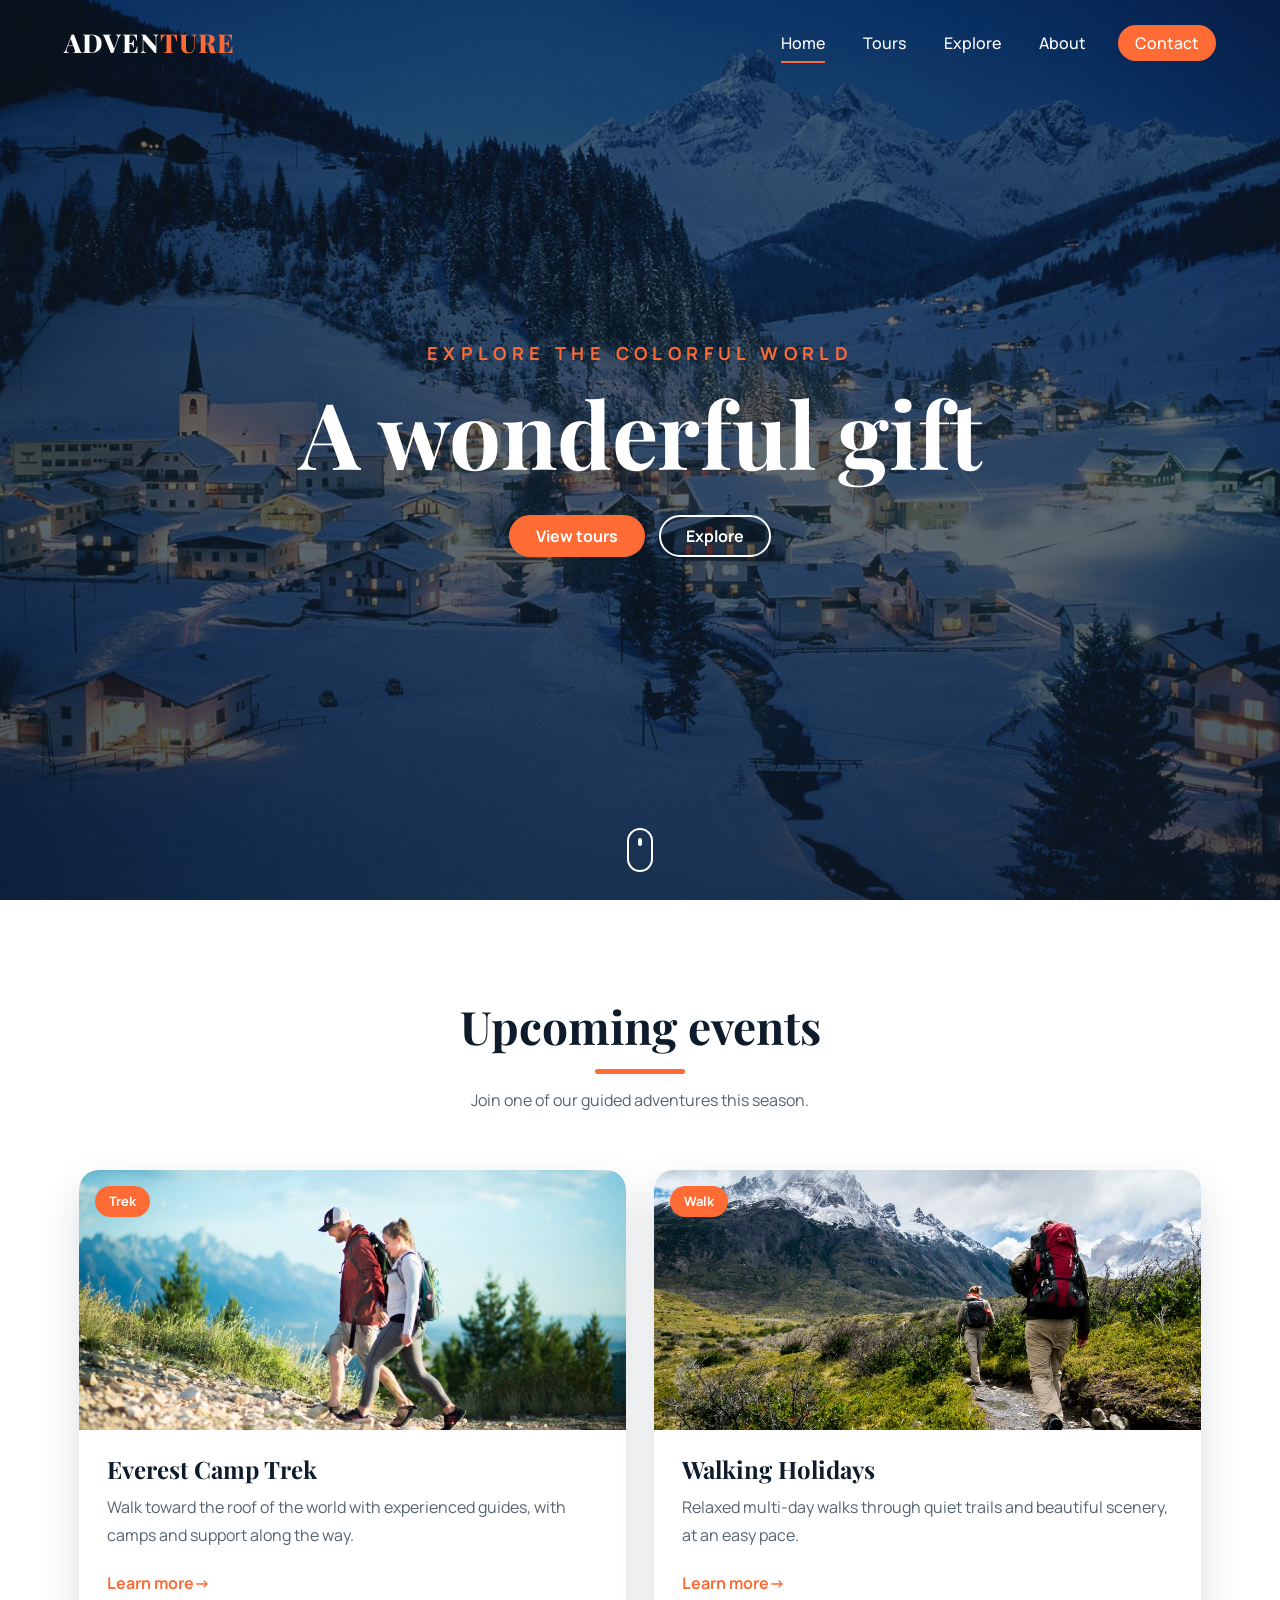
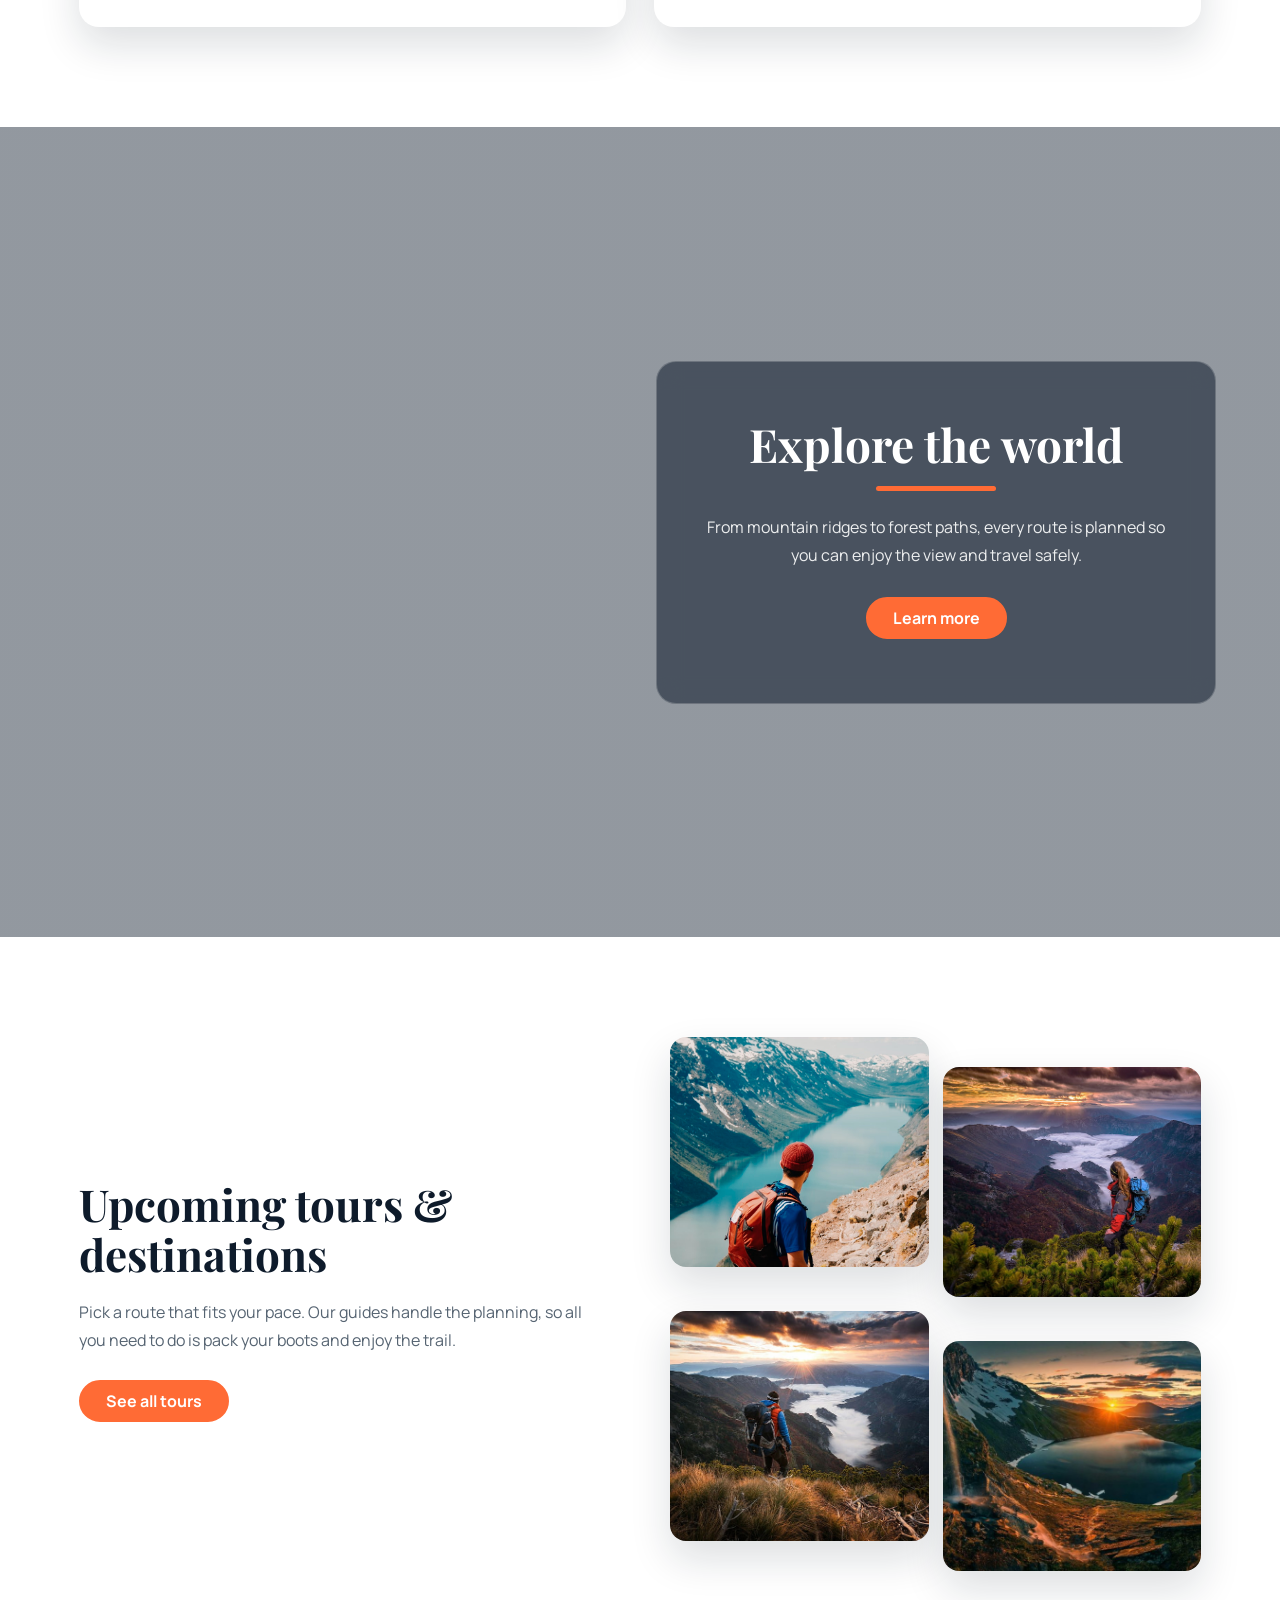
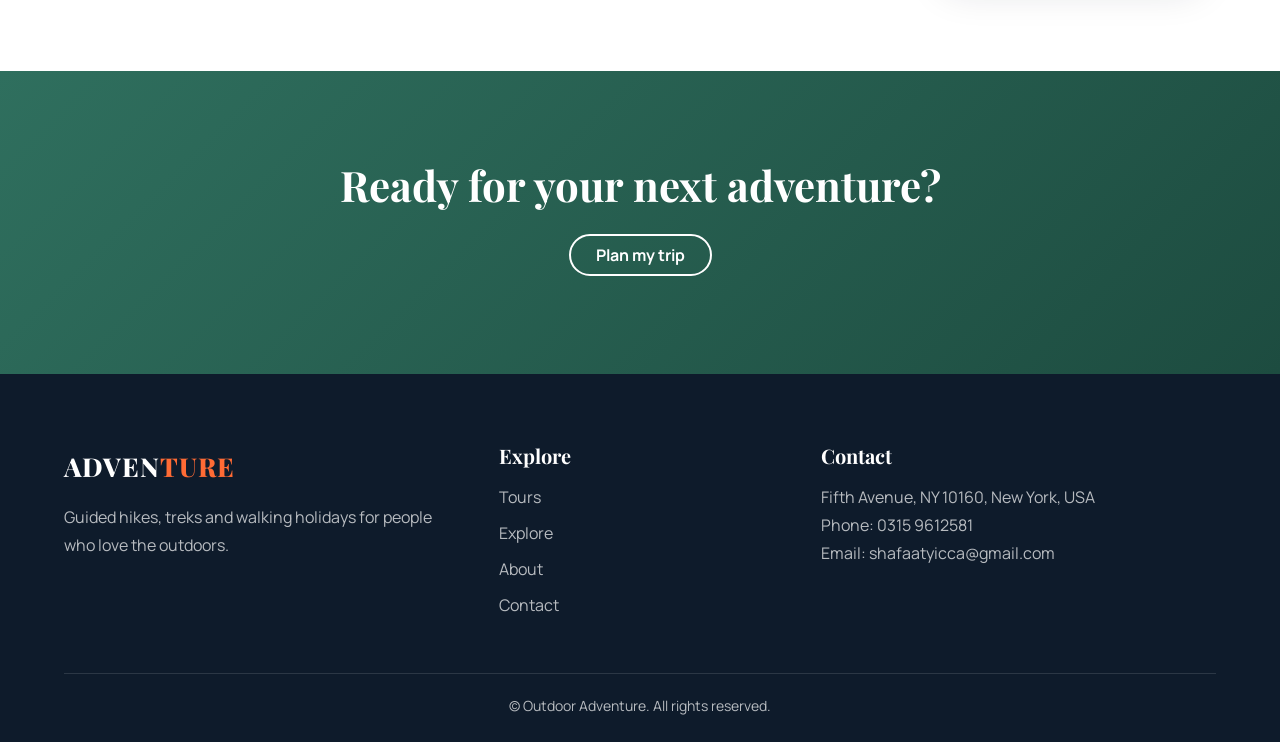
<file: index.html>
<!doctype html>
<html lang="en">
  <head>
    <meta charset="UTF-8" />
    <meta name="viewport" content="width=device-width, initial-scale=1.0" />
    <title>Home | Adventure Tours</title>
    <link rel="stylesheet" href="style.css" />
  </head>
  <body>
    <header class="nav" id="nav">
      <a class="logo" href="index.html">ADVEN<span>TURE</span></a>
      <nav id="menu">
        <a href="index.html" class="active">Home</a
        ><a href="tours.html">Tours</a><a href="explore.html">Explore</a
        ><a href="about.html">About</a
        ><a href="contact.html" class="btn">Contact</a>
      </nav>
      <button
        class="burger"
        id="burger"
        aria-label="Menu"
        aria-expanded="false"
      >
        <span></span><span></span><span></span>
      </button>
    </header>
    <section class="hero" style="--bg: url(Pic/1st.jpg)">
      <h2>Explore the colorful world</h2>
      <h1>A wonderful gift</h1>
      <div class="btns">
        <a href="tours.html" class="btn">View tours</a
        ><a href="explore.html" class="btn ghost">Explore</a>
      </div>
      <div class="scroll"></div>
    </section>
    <section class="section">
      <div class="title reveal">
        <h1>Upcoming events</h1>
        <div class="line"></div>
        <p>Join one of our guided adventures this season.</p>
      </div>
      <div
        class="grid"
        style="grid-template-columns: repeat(auto-fit, minmax(320px, 1fr))"
      >
        <article class="card reveal">
          <div class="img">
            <img src="Pic/Hiking8.jpg" alt="Everest Camp Trek" /><span
              class="tag"
              >Trek</span
            >
          </div>
          <div class="body">
            <h4>Everest Camp Trek</h4>
            <p>
              Walk toward the roof of the world with experienced guides, with
              camps and support along the way.
            </p>
            <a href="tours.html" class="link">Learn more</a>
          </div>
        </article>
        <article class="card reveal d1">
          <div class="img">
            <img src="Pic/Hiking4.jpg" alt="Walking Holidays" /><span
              class="tag"
              >Walk</span
            >
          </div>
          <div class="body">
            <h4>Walking Holidays</h4>
            <p>
              Relaxed multi-day walks through quiet trails and beautiful
              scenery, at an easy pace.
            </p>
            <a href="tours.html" class="link">Learn more</a>
          </div>
        </article>
      </div>
    </section>
    <section class="explore">
      <div class="glass reveal">
        <h1>Explore the world</h1>
        <div class="line" style="width: 120px"></div>
        <p>
          From mountain ridges to forest paths, every route is planned so you
          can enjoy the view and travel safely.
        </p>
        <a href="explore.html" class="btn">Learn more</a>
      </div>
    </section>
    <section class="section">
      <div class="split">
        <div class="reveal">
          <h1>Upcoming tours &amp; destinations</h1>
          <p>
            Pick a route that fits your pace. Our guides handle the planning, so
            all you need to do is pack your boots and enjoy the trail.
          </p>
          <a href="tours.html" class="btn">See all tours</a>
        </div>
        <div class="gal reveal d1">
          <img src="Pic/Hiking.jpg" alt="Hiking trail" /><img
            src="Pic/Hiking%202.jpg"
            alt="Forest path"
          /><img src="Pic/Hiking3.jpg" alt="Mountain view" /><img
            src="Pic/Hiking7.jpg"
            alt="Summit hike"
          />
        </div>
      </div>
    </section>
    <section class="cta">
      <h1 class="reveal">Ready for your next adventure?</h1>
      <a href="contact.html" class="btn ghost">Plan my trip</a>
    </section>
    <footer>
      <div class="fgrid">
        <div>
          <a class="logo" href="index.html">ADVEN<span>TURE</span></a>
          <p style="margin-top: 14px">
            Guided hikes, treks and walking holidays for people who love the
            outdoors.
          </p>
        </div>
        <div>
          <h4>Explore</h4>
          <a href="tours.html">Tours</a><a href="explore.html">Explore</a
          ><a href="about.html">About</a><a href="contact.html">Contact</a>
        </div>
        <div>
          <h4>Contact</h4>
          <p>Fifth Avenue, NY 10160, New York, USA</p>
          <p>Phone: 0315 9612581</p>
          <p>Email: shafaatyicca@gmail.com</p>
        </div>
      </div>
      <p class="copy">&copy; Outdoor Adventure. All rights reserved.</p>
    </footer>
    <script src="script.js"></script>
  </body>
</html>
</file>
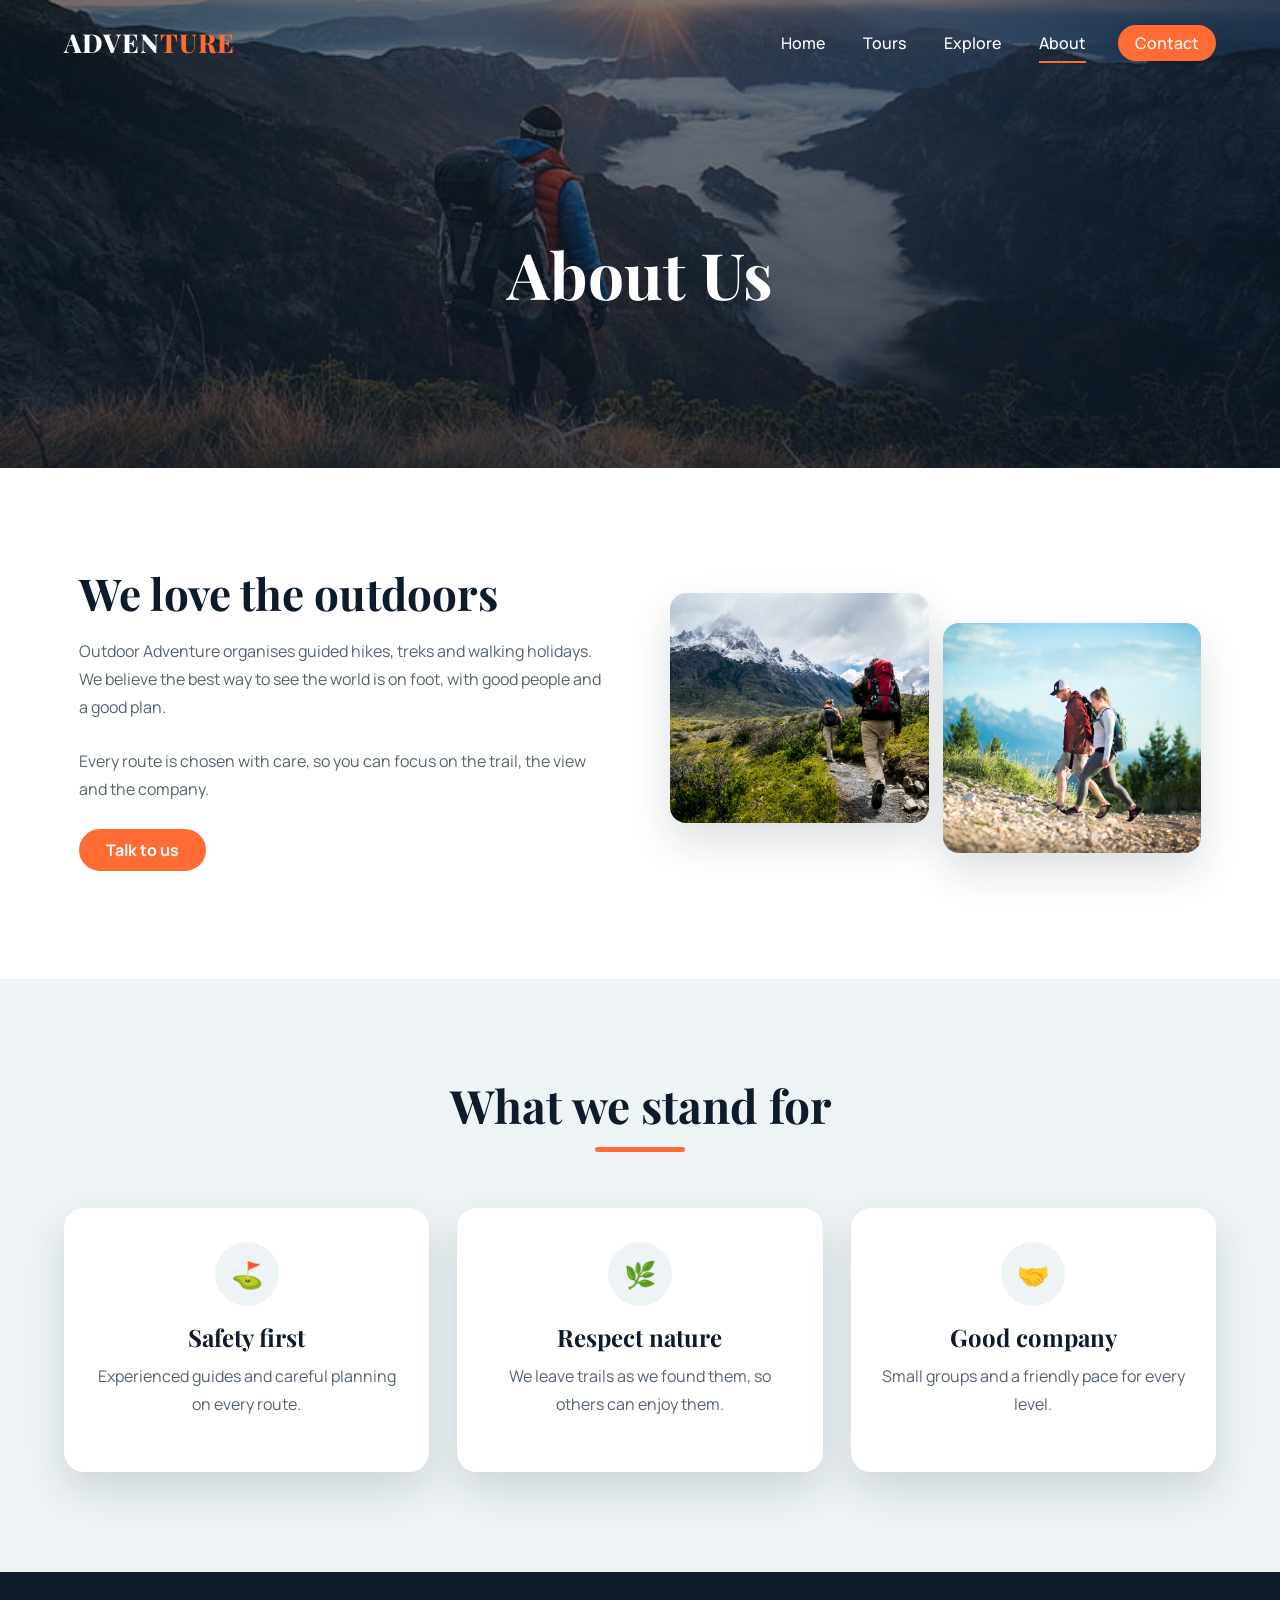
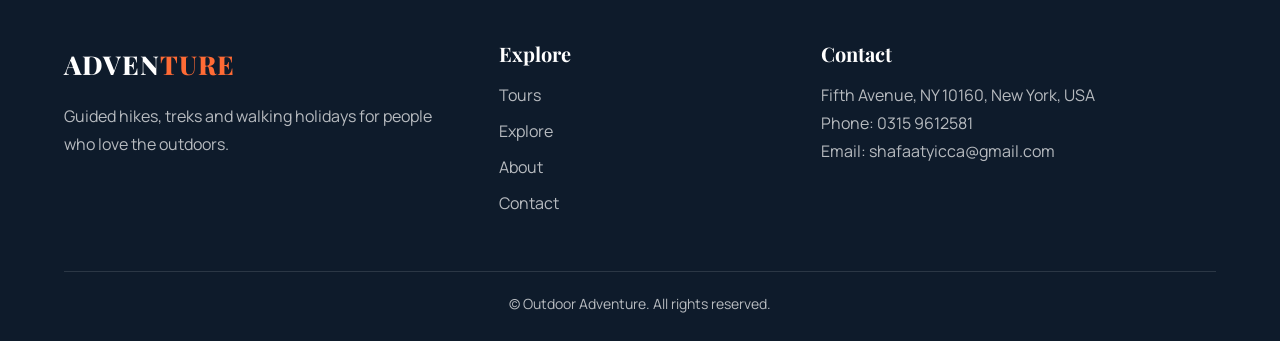
<file: About.html>
<!doctype html>
<html lang="en">
  <head>
    <meta charset="UTF-8" />
    <meta name="viewport" content="width=device-width, initial-scale=1.0" />
    <title>About | Adventure Tours</title>
    <link rel="stylesheet" href="style.css" />
  </head>
  <body>
    <header class="nav" id="nav">
      <a class="logo" href="index.html">ADVEN<span>TURE</span></a>
      <nav id="menu">
        <a href="index.html">Home</a><a href="tours.html">Tours</a
        ><a href="explore.html">Explore</a
        ><a href="about.html" class="active">About</a
        ><a href="contact.html" class="btn">Contact</a>
      </nav>
      <button
        class="burger"
        id="burger"
        aria-label="Menu"
        aria-expanded="false"
      >
        <span></span><span></span><span></span>
      </button>
    </header>
    <section class="page-hero" style="--bg: url(Pic/Hiking3.jpg)">
      <h1>About Us</h1>
    </section>
    <section class="section">
      <div class="split">
        <div class="reveal">
          <h1>We love the outdoors</h1>
          <p>
            Outdoor Adventure organises guided hikes, treks and walking
            holidays. We believe the best way to see the world is on foot, with
            good people and a good plan.
          </p>
          <p>
            Every route is chosen with care, so you can focus on the trail, the
            view and the company.
          </p>
          <a href="contact.html" class="btn">Talk to us</a>
        </div>
        <div class="gal reveal d1">
          <img src="Pic/Hiking4.jpg" alt="Walkers on a trail" /><img
            src="Pic/Hiking8.jpg"
            alt="Trek camp"
          />
        </div>
      </div>
    </section>
    <section class="section wide">
      <div class="in">
        <div class="title reveal">
          <h1>What we stand for</h1>
          <div class="line"></div>
        </div>
        <div class="grid values">
          <div class="card reveal">
            <div class="ico">&#9971;</div>
            <h4>Safety first</h4>
            <p>Experienced guides and careful planning on every route.</p>
          </div>
          <div class="card reveal d1">
            <div class="ico">&#127807;</div>
            <h4>Respect nature</h4>
            <p>We leave trails as we found them, so others can enjoy them.</p>
          </div>
          <div class="card reveal d2">
            <div class="ico">&#129309;</div>
            <h4>Good company</h4>
            <p>Small groups and a friendly pace for every level.</p>
          </div>
        </div>
      </div>
    </section>
    <footer>
      <div class="fgrid">
        <div>
          <a class="logo" href="index.html">ADVEN<span>TURE</span></a>
          <p style="margin-top: 14px">
            Guided hikes, treks and walking holidays for people who love the
            outdoors.
          </p>
        </div>
        <div>
          <h4>Explore</h4>
          <a href="tours.html">Tours</a><a href="explore.html">Explore</a
          ><a href="about.html">About</a><a href="contact.html">Contact</a>
        </div>
        <div>
          <h4>Contact</h4>
          <p>Fifth Avenue, NY 10160, New York, USA</p>
          <p>Phone: 0315 9612581</p>
          <p>Email: shafaatyicca@gmail.com</p>
        </div>
      </div>
      <p class="copy">&copy; Outdoor Adventure. All rights reserved.</p>
    </footer>
    <script src="script.js"></script>
  </body>
</html>
</file>
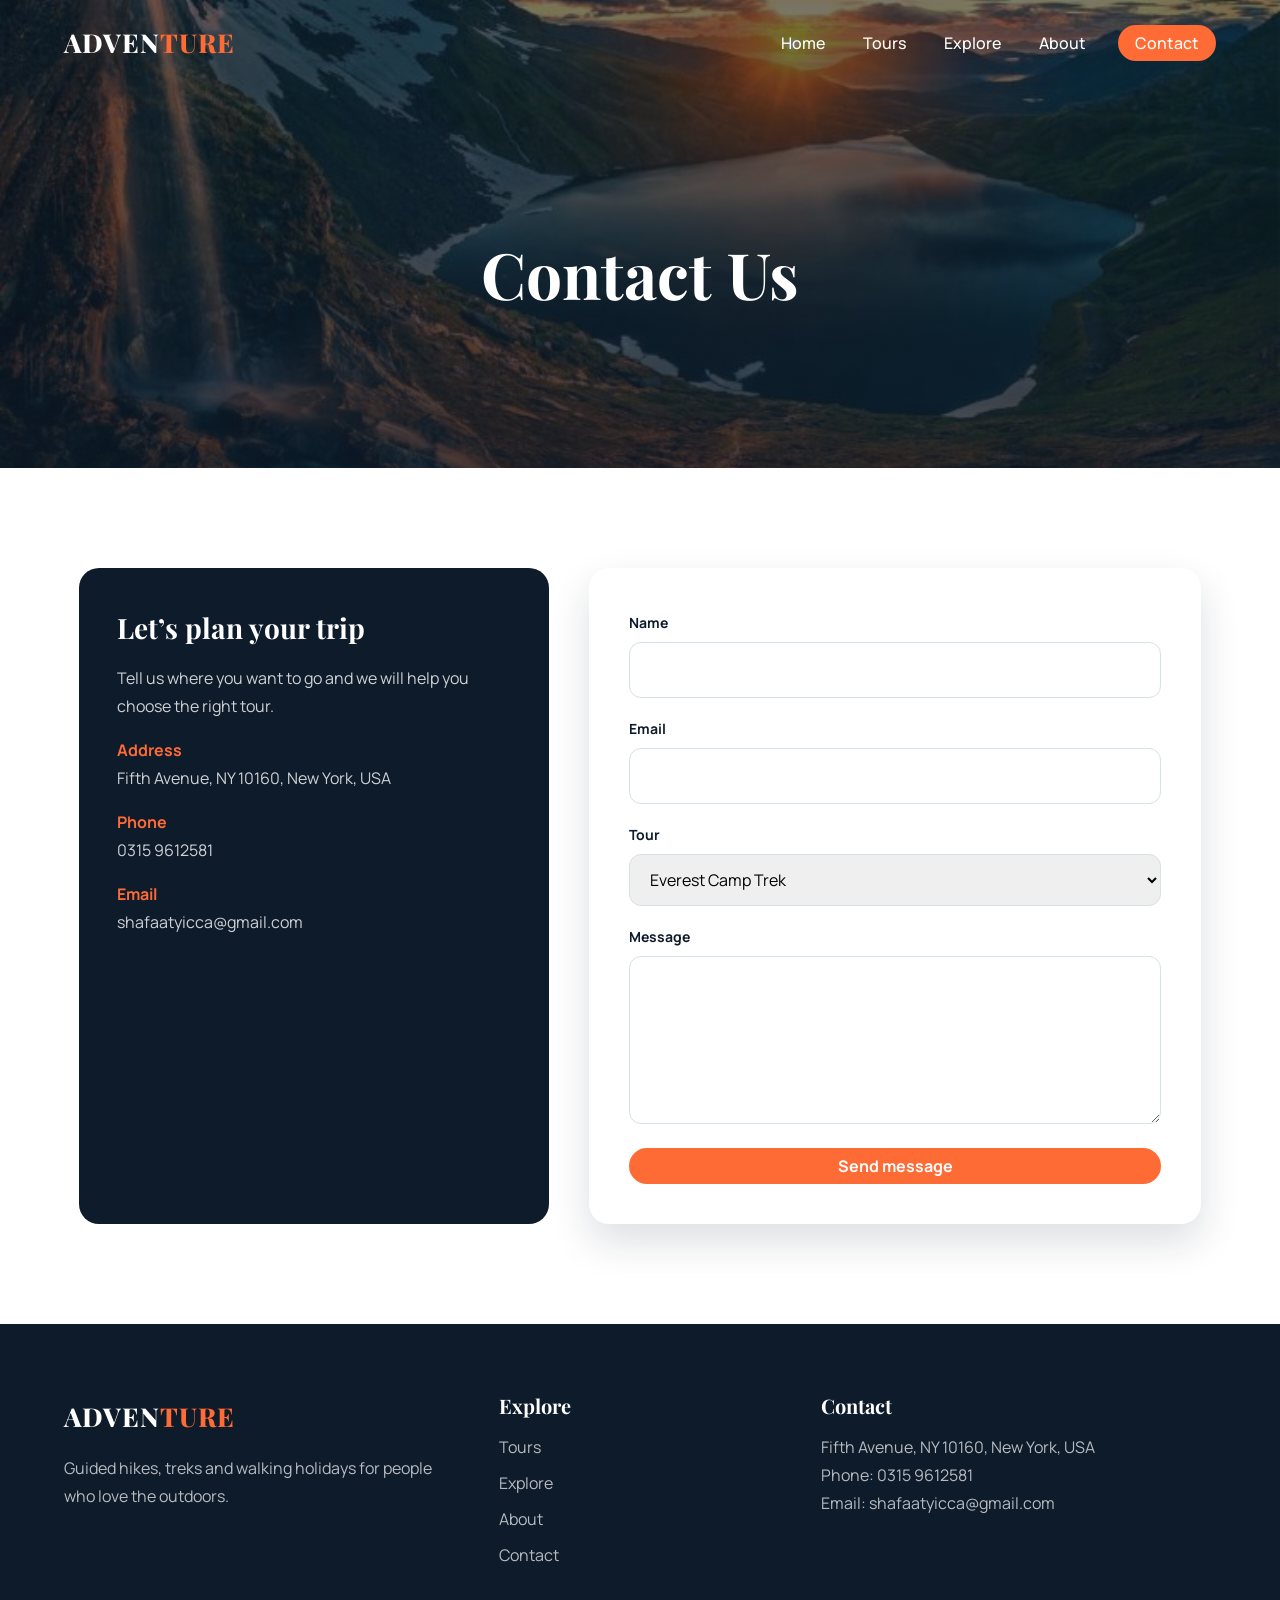
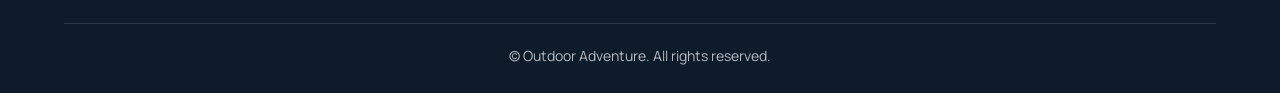
<file: Contact.html>
<!doctype html>
<html lang="en">
  <head>
    <meta charset="UTF-8" />
    <meta name="viewport" content="width=device-width, initial-scale=1.0" />
    <title>Contact | Adventure Tours</title>
    <link rel="stylesheet" href="style.css" />
  </head>
  <body>
    <header class="nav" id="nav">
      <a class="logo" href="index.html">ADVEN<span>TURE</span></a>
      <nav id="menu">
        <a href="index.html">Home</a><a href="tours.html">Tours</a
        ><a href="explore.html">Explore</a><a href="about.html">About</a
        ><a href="contact.html" class="btn">Contact</a>
      </nav>
      <button
        class="burger"
        id="burger"
        aria-label="Menu"
        aria-expanded="false"
      >
        <span></span><span></span><span></span>
      </button>
    </header>
    <section class="page-hero" style="--bg: url(Pic/Hiking7.jpg)">
      <h1>Contact Us</h1>
    </section>
    <section class="section">
      <div class="contact">
        <div class="info reveal">
          <h3>Let’s plan your trip</h3>
          <p>
            Tell us where you want to go and we will help you choose the right
            tour.
          </p>
          <p><b>Address</b>Fifth Avenue, NY 10160, New York, USA</p>
          <p><b>Phone</b>0315 9612581</p>
          <p><b>Email</b>shafaatyicca@gmail.com</p>
        </div>
        <form id="contactForm" class="reveal d1">
          <div class="ok" id="ok">Thank you! We will get back to you soon.</div>
          <div>
            <label for="n">Name</label><input id="n" name="name" required />
          </div>
          <div>
            <label for="e">Email</label
            ><input id="e" type="email" name="email" required />
          </div>
          <div>
            <label for="t">Tour</label
            ><select id="t" name="tour">
              <option>Everest Camp Trek</option>
              <option>Walking Holidays</option>
              <option>Not sure yet</option>
            </select>
          </div>
          <div>
            <label for="m">Message</label
            ><textarea id="m" name="message" rows="5" required></textarea>
          </div>
          <button class="btn" type="submit">Send message</button>
        </form>
      </div>
    </section>
    <footer>
      <div class="fgrid">
        <div>
          <a class="logo" href="index.html">ADVEN<span>TURE</span></a>
          <p style="margin-top: 14px">
            Guided hikes, treks and walking holidays for people who love the
            outdoors.
          </p>
        </div>
        <div>
          <h4>Explore</h4>
          <a href="tours.html">Tours</a><a href="explore.html">Explore</a
          ><a href="about.html">About</a><a href="contact.html">Contact</a>
        </div>
        <div>
          <h4>Contact</h4>
          <p>Fifth Avenue, NY 10160, New York, USA</p>
          <p>Phone: 0315 9612581</p>
          <p>Email: shafaatyicca@gmail.com</p>
        </div>
      </div>
      <p class="copy">&copy; Outdoor Adventure. All rights reserved.</p>
    </footer>
    <script src="script.js"></script>
  </body>
</html>
</file>
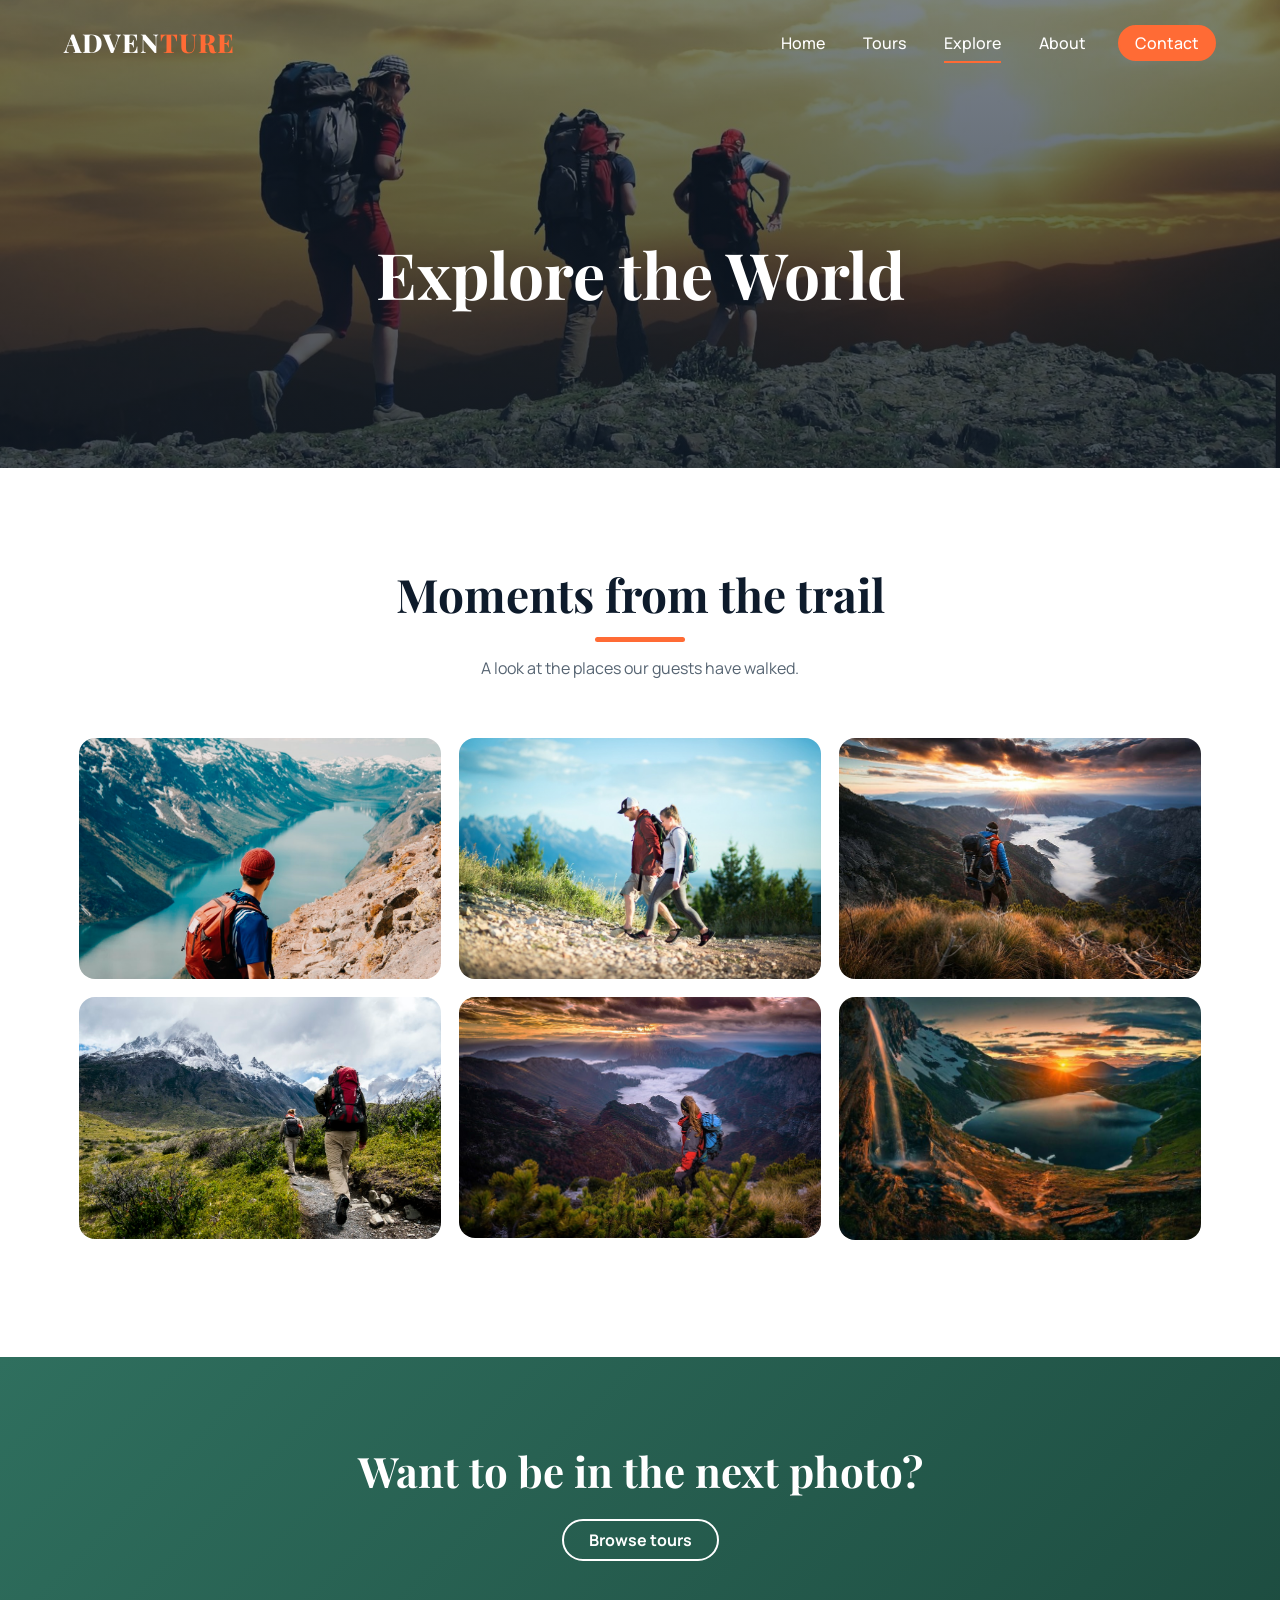
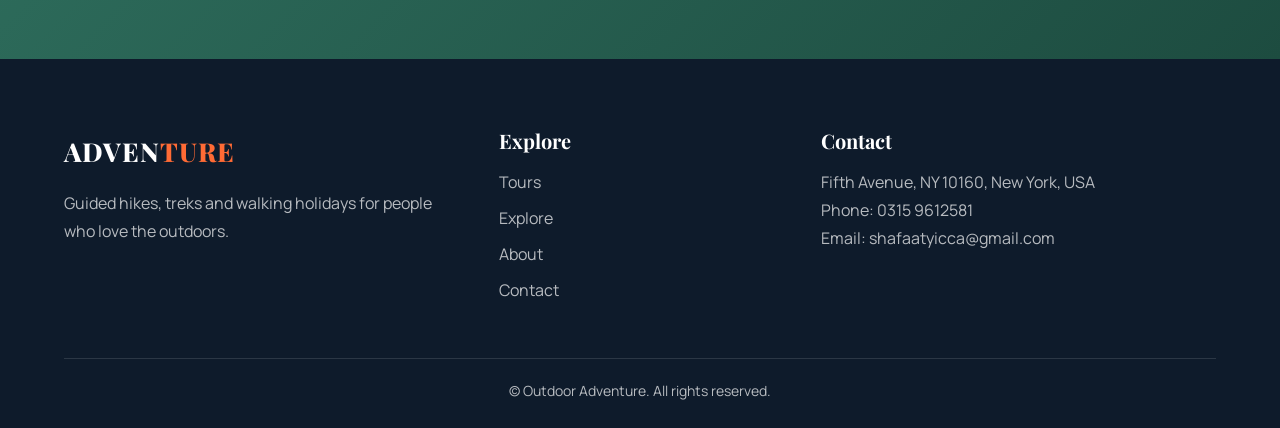
<file: Explore.html>
<!doctype html>
<html lang="en">
  <head>
    <meta charset="UTF-8" />
    <meta name="viewport" content="width=device-width, initial-scale=1.0" />
    <title>Explore | Adventure Tours</title>
    <link rel="stylesheet" href="style.css" />
  </head>
  <body>
    <header class="nav" id="nav">
      <a class="logo" href="index.html">ADVEN<span>TURE</span></a>
      <nav id="menu">
        <a href="index.html">Home</a><a href="tours.html">Tours</a
        ><a href="explore.html" class="active">Explore</a
        ><a href="about.html">About</a
        ><a href="contact.html" class="btn">Contact</a>
      </nav>
      <button
        class="burger"
        id="burger"
        aria-label="Menu"
        aria-expanded="false"
      >
        <span></span><span></span><span></span>
      </button>
    </header>
    <section class="page-hero" style="--bg: url(Pic/Hiking5.jpg)">
      <h1>Explore the World</h1>
    </section>
    <section class="section">
      <div class="title reveal">
        <h1>Moments from the trail</h1>
        <div class="line"></div>
        <p>A look at the places our guests have walked.</p>
      </div>
      <div class="masonry">
        <div class="shot reveal">
          <img src="Pic/Hiking.jpg" alt="Ridge" /><span>Mountain ridge</span>
        </div>
        <div class="shot reveal d1">
          <img src="Pic/Hiking4.jpg" alt="Walk" /><span>Walking holiday</span>
        </div>
        <div class="shot reveal d2">
          <img src="Pic/Hiking8.jpg" alt="Trek" /><span>Camp trek</span>
        </div>
        <div class="shot reveal">
          <img src="Pic/Hiking%202.jpg" alt="Forest" /><span>Forest trail</span>
        </div>
        <div class="shot reveal d1">
          <img src="Pic/Hiking3.jpg" alt="Alpine" /><span>Alpine views</span>
        </div>
        <div class="shot reveal d2">
          <img src="Pic/Hiking7.jpg" alt="Summit" /><span>Summit day</span>
        </div>
      </div>
    </section>
    <section class="cta">
      <h1 class="reveal">Want to be in the next photo?</h1>
      <a href="tours.html" class="btn ghost">Browse tours</a>
    </section>
    <footer>
      <div class="fgrid">
        <div>
          <a class="logo" href="index.html">ADVEN<span>TURE</span></a>
          <p style="margin-top: 14px">
            Guided hikes, treks and walking holidays for people who love the
            outdoors.
          </p>
        </div>
        <div>
          <h4>Explore</h4>
          <a href="tours.html">Tours</a><a href="explore.html">Explore</a
          ><a href="about.html">About</a><a href="contact.html">Contact</a>
        </div>
        <div>
          <h4>Contact</h4>
          <p>Fifth Avenue, NY 10160, New York, USA</p>
          <p>Phone: 0315 9612581</p>
          <p>Email: shafaatyicca@gmail.com</p>
        </div>
      </div>
      <p class="copy">&copy; Outdoor Adventure. All rights reserved.</p>
    </footer>
    <script src="script.js"></script>
  </body>
</html>
</file>
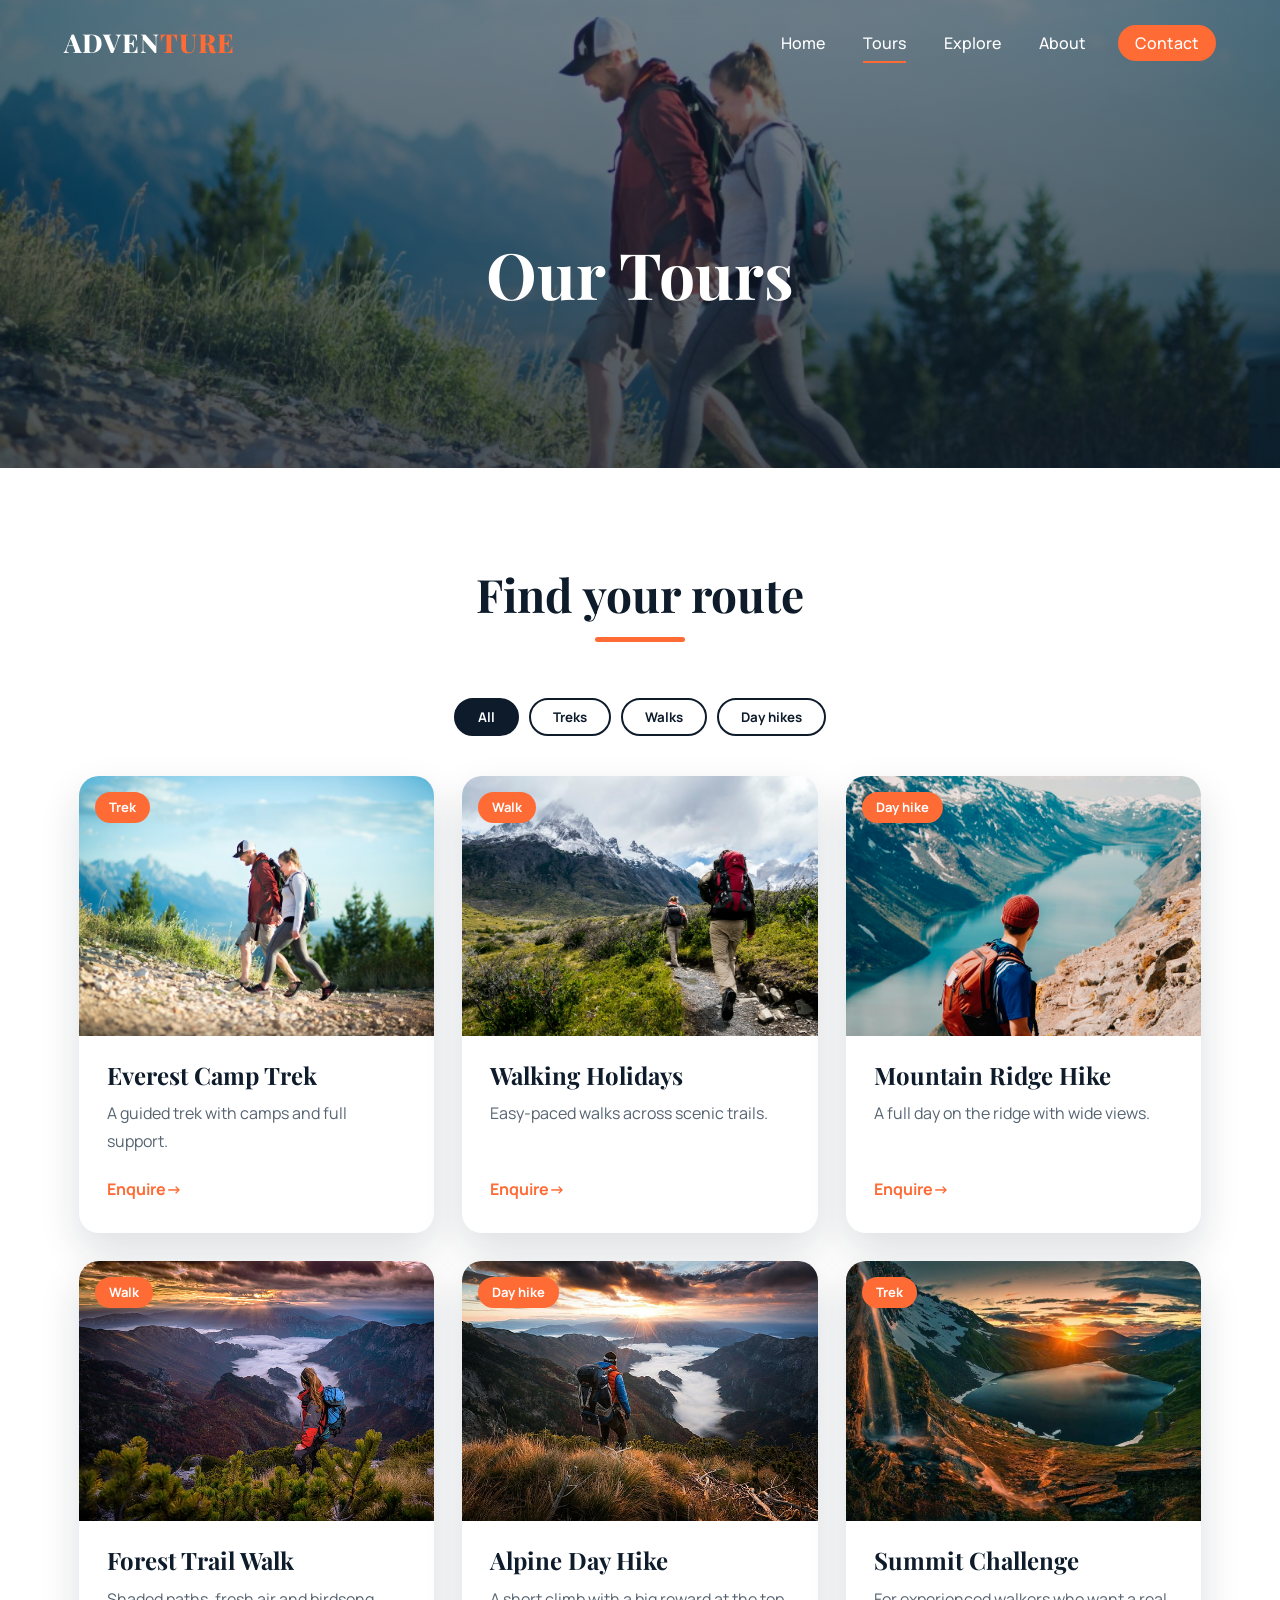
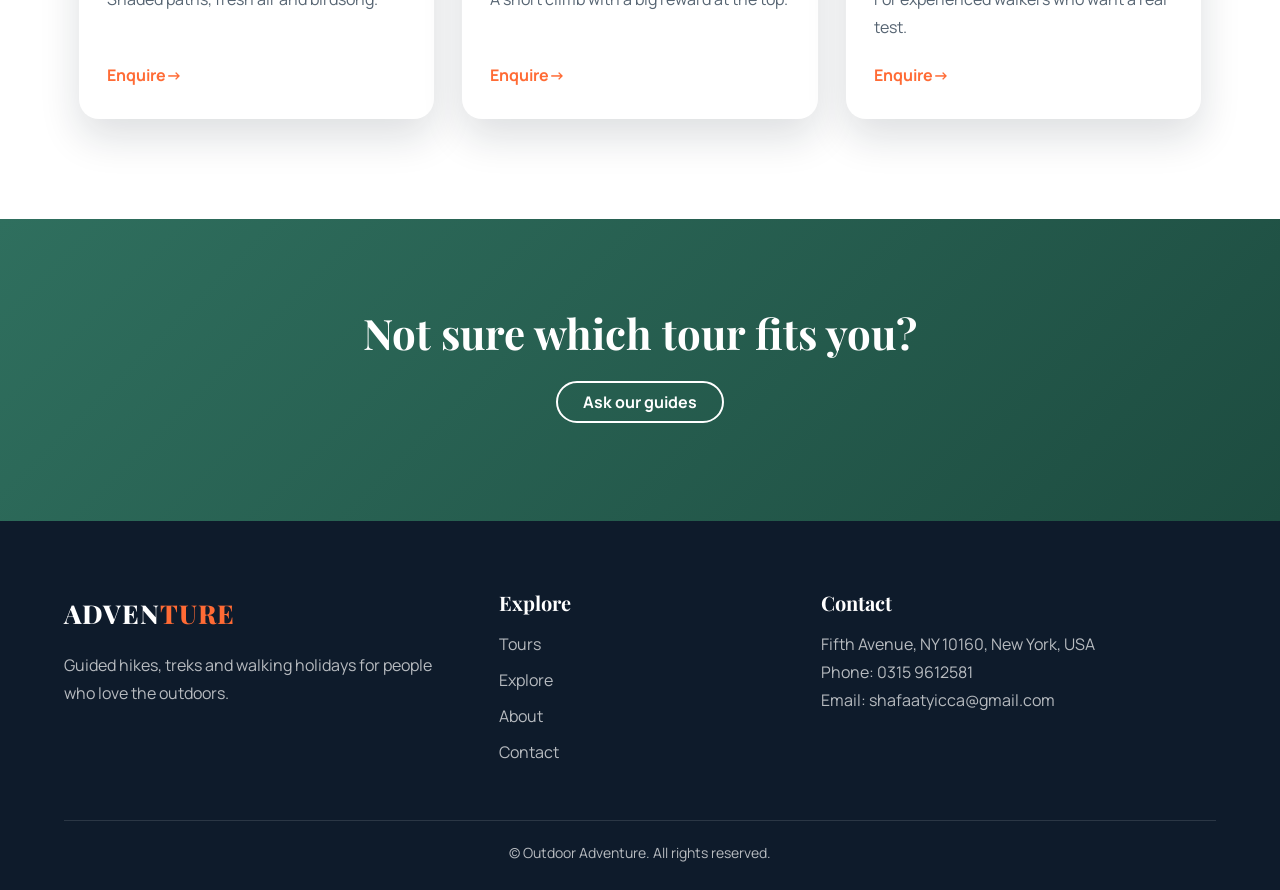
<file: Tours.html>
<!doctype html>
<html lang="en">
  <head>
    <meta charset="UTF-8" />
    <meta name="viewport" content="width=device-width, initial-scale=1.0" />
    <title>Tours | Adventure Tours</title>
    <link rel="stylesheet" href="style.css" />
  </head>
  <body>
    <header class="nav" id="nav">
      <a class="logo" href="index.html">ADVEN<span>TURE</span></a>
      <nav id="menu">
        <a href="index.html">Home</a
        ><a href="tours.html" class="active">Tours</a
        ><a href="explore.html">Explore</a><a href="about.html">About</a
        ><a href="contact.html" class="btn">Contact</a>
      </nav>
      <button
        class="burger"
        id="burger"
        aria-label="Menu"
        aria-expanded="false"
      >
        <span></span><span></span><span></span>
      </button>
    </header>
    <section class="page-hero" style="--bg: url(Pic/Hiking8.jpg)">
      <h1>Our Tours</h1>
    </section>
    <section class="section">
      <div class="title reveal">
        <h1>Find your route</h1>
        <div class="line"></div>
      </div>
      <div class="filters reveal">
        <button class="on" data-f="all">All</button
        ><button data-f="trek">Treks</button><button data-f="walk">Walks</button
        ><button data-f="day">Day hikes</button>
      </div>
      <div class="grid">
        <article class="card reveal" data-cat="trek">
          <div class="img">
            <img src="Pic/Hiking8.jpg" alt="Everest Camp Trek" /><span
              class="tag"
              >Trek</span
            >
          </div>
          <div class="body">
            <h4>Everest Camp Trek</h4>
            <p>A guided trek with camps and full support.</p>
            <a href="contact.html" class="link">Enquire</a>
          </div>
        </article>
        <article class="card reveal d1" data-cat="walk">
          <div class="img">
            <img src="Pic/Hiking4.jpg" alt="Walking Holidays" /><span
              class="tag"
              >Walk</span
            >
          </div>
          <div class="body">
            <h4>Walking Holidays</h4>
            <p>Easy-paced walks across scenic trails.</p>
            <a href="contact.html" class="link">Enquire</a>
          </div>
        </article>
        <article class="card reveal d2" data-cat="day">
          <div class="img">
            <img src="Pic/Hiking.jpg" alt="Mountain ridge hike" /><span
              class="tag"
              >Day hike</span
            >
          </div>
          <div class="body">
            <h4>Mountain Ridge Hike</h4>
            <p>A full day on the ridge with wide views.</p>
            <a href="contact.html" class="link">Enquire</a>
          </div>
        </article>
        <article class="card reveal" data-cat="walk">
          <div class="img">
            <img src="Pic/Hiking%202.jpg" alt="Forest trail walk" /><span
              class="tag"
              >Walk</span
            >
          </div>
          <div class="body">
            <h4>Forest Trail Walk</h4>
            <p>Shaded paths, fresh air and birdsong.</p>
            <a href="contact.html" class="link">Enquire</a>
          </div>
        </article>
        <article class="card reveal d1" data-cat="day">
          <div class="img">
            <img src="Pic/Hiking3.jpg" alt="Alpine day hike" /><span class="tag"
              >Day hike</span
            >
          </div>
          <div class="body">
            <h4>Alpine Day Hike</h4>
            <p>A short climb with a big reward at the top.</p>
            <a href="contact.html" class="link">Enquire</a>
          </div>
        </article>
        <article class="card reveal d2" data-cat="trek">
          <div class="img">
            <img src="Pic/Hiking7.jpg" alt="Summit challenge" /><span
              class="tag"
              >Trek</span
            >
          </div>
          <div class="body">
            <h4>Summit Challenge</h4>
            <p>For experienced walkers who want a real test.</p>
            <a href="contact.html" class="link">Enquire</a>
          </div>
        </article>
      </div>
    </section>
    <section class="cta">
      <h1 class="reveal">Not sure which tour fits you?</h1>
      <a href="contact.html" class="btn ghost">Ask our guides</a>
    </section>
    <footer>
      <div class="fgrid">
        <div>
          <a class="logo" href="index.html">ADVEN<span>TURE</span></a>
          <p style="margin-top: 14px">
            Guided hikes, treks and walking holidays for people who love the
            outdoors.
          </p>
        </div>
        <div>
          <h4>Explore</h4>
          <a href="tours.html">Tours</a><a href="explore.html">Explore</a
          ><a href="about.html">About</a><a href="contact.html">Contact</a>
        </div>
        <div>
          <h4>Contact</h4>
          <p>Fifth Avenue, NY 10160, New York, USA</p>
          <p>Phone: 0315 9612581</p>
          <p>Email: shafaatyicca@gmail.com</p>
        </div>
      </div>
      <p class="copy">&copy; Outdoor Adventure. All rights reserved.</p>
    </footer>
    <script src="script.js"></script>
  </body>
</html>
</file>
<file: style.css>
@import url("https://fonts.googleapis.com/css2?family=Manrope:wght@400;500;700&family=Playfair+Display:wght@600;700;800&display=swap");
:root {
  --navy: #0e1b2b;
  --ember: #ff6b35;
  --ember-d: #e5551f;
  --moss: #2f6f5e;
  --ice: #eef4f6;
  --text: #566472;
  --r: 20px;
  --sh: 0 18px 40px rgba(14, 27, 43, 0.14);
}
* {
  margin: 0;
  padding: 0;
  box-sizing: border-box;
}
html {
  scroll-behavior: smooth;
}
body {
  font-family: "Manrope", sans-serif;
  color: var(--text);
  line-height: 1.75;
  overflow-x: hidden;
  -webkit-font-smoothing: antialiased;
}
h1,
h2,
h3,
h4 {
  font-family: "Playfair Display", serif;
  color: var(--navy);
  line-height: 1.15;
}
img {
  max-width: 100%;
  display: block;
}
a {
  text-decoration: none;
  color: inherit;
}
a:focus-visible,
button:focus-visible {
  outline: 3px solid var(--ember);
  outline-offset: 3px;
}

/* Buttons */
.btn {
  position: relative;
  display: inline-block;
  overflow: hidden;
  z-index: 0;
  padding: 5px 25px;
  border-radius: 999px;
  background: var(--ember);
  color: #fff;
  font-weight: 700;
  border: 2px solid var(--ember);
  cursor: pointer;
  font-family: inherit;
  font-size: 16px;
  transition:
    color 0.35s,
    transform 0.3s,
    box-shadow 0.3s;
}
.btn::before {
  content: "";
  position: absolute;
  inset: 0;
  background: #fff;
  transform: translateX(-101%);
  transition: transform 0.4s;
  z-index: -1;
}
.btn:hover {
  color: var(--ember);
  transform: translateY(-3px);
  box-shadow: 0 12px 24px rgba(255, 107, 53, 0.35);
}
.btn:hover::before {
  transform: translateX(0);
}
.btn.ghost {
  background: transparent;
  border-color: #fff;
}
.btn.ghost:hover {
  color: var(--navy);
}

/* Navbar */
.nav {
  position: fixed;
  top: 0;
  left: 0;
  width: 100%;
  z-index: 100;
  display: flex;
  align-items: center;
  justify-content: space-between;
  padding: 20px 5%;
  transition:
    background 0.35s,
    padding 0.35s,
    box-shadow 0.35s;
}
.nav.scrolled {
  background: rgba(14, 27, 43, 0.92);
  backdrop-filter: blur(10px);
  padding: 12px 5%;
  box-shadow: 0 6px 24px rgba(0, 0, 0, 0.25);
}
.logo {
  font-family: "Playfair Display", serif;
  font-weight: 800;
  font-size: 26px;
  color: #fff;
  letter-spacing: 0.04em;
}
.logo span {
  color: var(--ember);
}
#menu {
  display: flex;
  align-items: center;
  gap: 6px;
}
#menu a {
  position: relative;
  color: #fff;
  font-weight: 500;
  padding: 8px 16px;
}
#menu a:not(.btn)::after {
  content: "";
  position: absolute;
  left: 16px;
  right: 16px;
  bottom: 2px;
  height: 2px;
  background: var(--ember);
  transform: scaleX(0);
  transition: transform 0.3s;
}
#menu a:not(.btn):hover::after,
#menu a.active::after {
  transform: scaleX(1);
}
#menu .btn {
  padding: 2px 15px;
  margin-left: 10px;
}
#menu .btn:hover {
  color: var(--ember);
}
.burger {
  display: none;
  background: none;
  border: 0;
  width: 34px;
  height: 26px;
  position: relative;
  cursor: pointer;
  z-index: 101;
}
.burger span {
  position: absolute;
  left: 0;
  width: 100%;
  height: 3px;
  background: #fff;
  border-radius: 3px;
  transition: 0.35s;
}
.burger span:nth-child(1) {
  top: 2px;
}
.burger span:nth-child(2) {
  top: 11px;
}
.burger span:nth-child(3) {
  top: 20px;
}
.burger.open span:nth-child(1) {
  top: 11px;
  transform: rotate(45deg);
}
.burger.open span:nth-child(2) {
  opacity: 0;
}
.burger.open span:nth-child(3) {
  top: 11px;
  transform: rotate(-45deg);
}

/* Hero */
.hero,
.page-hero {
  position: relative;
  display: flex;
  flex-direction: column;
  align-items: center;
  justify-content: center;
  text-align: center;
  color: #fff;
  overflow: hidden;
  background: var(--navy);
}
.hero {
  min-height: 100vh;
}
.page-hero {
  min-height: 52vh;
  padding-top: 80px;
}
.hero::before,
.page-hero::before {
  content: "";
  position: absolute;
  inset: 0;
  background:
    linear-gradient(rgba(14, 27, 43, 0.55), rgba(14, 27, 43, 0.75)),
    var(--bg) center/cover;
  animation: zoom 18s ease-in-out infinite alternate;
}
@keyframes zoom {
  to {
    transform: scale(1.12);
  }
}
.hero > *,
.page-hero > * {
  position: relative;
}
.hero h2 {
  font-family: "Manrope", sans-serif;
  color: var(--ember);
  font-size: 18px;
  letter-spacing: 0.3em;
  text-transform: uppercase;
  animation: up 1s both;
}
.hero h1,
.page-hero h1 {
  color: #fff;
  font-size: clamp(40px, 8vw, 92px);
  margin: 16px 0 30px;
  animation: up 1s 0.2s both;
}
.page-hero h1 {
  font-size: clamp(34px, 6vw, 64px);
  margin: 0;
  animation: up 1s both;
}
.hero .btns {
  display: flex;
  gap: 14px;
  flex-wrap: wrap;
  justify-content: center;
  animation: up 1s 0.4s both;
}
@keyframes up {
  from {
    opacity: 0;
    transform: translateY(40px);
  }
  to {
    opacity: 1;
    transform: none;
  }
}
.scroll {
  position: absolute !important;
  bottom: 28px;
  width: 26px;
  height: 44px;
  border: 2px solid #fff;
  border-radius: 20px;
}
.scroll::after {
  content: "";
  position: absolute;
  top: 8px;
  left: 50%;
  width: 4px;
  height: 8px;
  margin-left: -2px;
  background: #fff;
  border-radius: 4px;
  animation: dot 1.6s infinite;
}
@keyframes dot {
  to {
    transform: translateY(16px);
    opacity: 0;
  }
}

/* Sections */
.section {
  padding: 100px 5%;
  max-width: 1250px;
  margin: 0 auto;
}
.wide {
  max-width: none;
  background: var(--ice);
}
.wide > .in {
  max-width: 1250px;
  margin: 0 auto;
}
.title {
  text-align: center;
  margin-bottom: 56px;
}
.title h1 {
  font-size: clamp(30px, 4.5vw, 46px);
}
.title p {
  max-width: 54ch;
  margin: 12px auto 0;
}
.line {
  width: 90px;
  height: 5px;
  background: var(--ember);
  border-radius: 10px;
  margin: 16px auto 0;
  transition: width 0.8s 0.2s;
}
.reveal .line,
.line.reveal {
  width: 0;
}
.show .line,
.line.show {
  width: 90px;
}

/* Cards */
.grid {
  display: grid;
  grid-template-columns: repeat(auto-fit, minmax(280px, 1fr));
  gap: 28px;
}
.card {
  background: #fff;
  border-radius: var(--r);
  overflow: hidden;
  box-shadow: var(--sh);
  transition:
    transform 0.4s,
    box-shadow 0.4s;
  display: flex;
  flex-direction: column;
}
.card:hover {
  transform: translateY(-10px);
  box-shadow: 0 26px 50px rgba(14, 27, 43, 0.22);
}
.card .img {
  position: relative;
  overflow: hidden;
}
.card img {
  width: 100%;
  height: 260px;
  object-fit: cover;
  transition: transform 0.8s;
}
.card:hover img {
  transform: scale(1.12) rotate(1deg);
}
.tag {
  position: absolute;
  top: 16px;
  left: 16px;
  background: var(--ember);
  color: #fff;
  font-size: 13px;
  font-weight: 700;
  padding: 4px 14px;
  border-radius: 999px;
}
.card .body {
  padding: 26px 28px 30px;
  display: flex;
  flex-direction: column;
  flex: 1;
  align-items: flex-start;
}
.card h4 {
  font-size: 24px;
  margin-bottom: 10px;
}
.card p {
  margin-bottom: 20px;
  flex: 1;
}
.link {
  font-weight: 700;
  color: var(--ember);
}
.link::after {
  content: " \2192";
  display: inline-block;
  transition: transform 0.3s;
}
.link:hover::after {
  transform: translateX(6px);
}
.card.big {
  flex-direction: row;
}
.card.big .img {
  flex: 0 0 44%;
}
.card.big img {
  height: 100%;
  min-height: 280px;
}

/* Parallax explore */
.explore {
  min-height: 90vh;
  display: flex;
  align-items: center;
  justify-content: flex-end;
  padding: 80px 5%;
  background:
    linear-gradient(rgba(14, 27, 43, 0.45), rgba(14, 27, 43, 0.45)),
    url(Pic/Hiking5.jpg) center/cover fixed;
}
.glass {
  width: min(560px, 100%);
  padding: 56px 48px;
  text-align: center;
  color: #fff;
  background: rgba(14, 27, 43, 0.55);
  backdrop-filter: blur(12px);
  border: 1px solid rgba(255, 255, 255, 0.2);
  border-radius: var(--r);
}
.glass h1 {
  color: #fff;
  font-size: clamp(30px, 4.5vw, 46px);
}
.glass p {
  margin: 22px 0 28px;
  color: rgba(255, 255, 255, 0.9);
}

/* Split tours */
.split {
  display: grid;
  grid-template-columns: 1fr 1fr;
  gap: 60px;
  align-items: center;
}
.split h1 {
  font-size: clamp(30px, 4vw, 44px);
  margin-bottom: 18px;
}
.split p {
  margin-bottom: 26px;
}
.gal {
  display: grid;
  grid-template-columns: 1fr 1fr;
  gap: 14px;
}
.gal img {
  width: 100%;
  height: 230px;
  object-fit: cover;
  border-radius: 16px;
  box-shadow: var(--sh);
  transition:
    transform 0.5s,
    filter 0.5s;
}
.gal img:nth-child(even) {
  margin-top: 30px;
}
.gal img:hover {
  transform: scale(1.05) rotate(-2deg);
  filter: saturate(1.3);
}

/* Facts */
.facts {
  display: grid;
  grid-template-columns: repeat(auto-fit, minmax(200px, 1fr));
  gap: 24px;
  text-align: center;
}
.fact {
  padding: 34px 20px;
  background: #fff;
  border-radius: var(--r);
  box-shadow: var(--sh);
  transition: transform 0.35s;
}
.fact:hover {
  transform: translateY(-8px);
}
.fact b {
  display: block;
  font-family: "Playfair Display", serif;
  font-size: 38px;
  color: var(--ember);
}

/* Filter + gallery */
.filters {
  display: flex;
  flex-wrap: wrap;
  gap: 10px;
  justify-content: center;
  margin-bottom: 40px;
}
.filters button {
  border: 2px solid var(--navy);
  background: transparent;
  color: var(--navy);
  padding: 8px 22px;
  border-radius: 999px;
  font-weight: 700;
  cursor: pointer;
  font-family: inherit;
  transition: 0.3s;
}
.filters button:hover,
.filters button.on {
  background: var(--navy);
  color: #fff;
}
.card.hide {
  display: none;
}
.masonry {
  columns: 3 260px;
  column-gap: 18px;
}
.shot {
  position: relative;
  margin-bottom: 18px;
  border-radius: 16px;
  overflow: hidden;
  break-inside: avoid;
  cursor: pointer;
}
.shot img {
  width: 100%;
  transition: transform 0.8s;
}
.shot:hover img {
  transform: scale(1.1);
}
.shot span {
  position: absolute;
  inset: auto 0 0 0;
  padding: 40px 20px 16px;
  color: #fff;
  font-weight: 700;
  background: linear-gradient(transparent, rgba(14, 27, 43, 0.85));
  transform: translateY(100%);
  transition: transform 0.4s;
}
.shot:hover span {
  transform: none;
}

/* About + contact */
.values .card {
  padding: 34px 28px;
  text-align: center;
  align-items: center;
}
.ico {
  width: 64px;
  height: 64px;
  display: grid;
  place-items: center;
  border-radius: 50%;
  background: var(--ice);
  color: var(--ember);
  font-size: 26px;
  margin-bottom: 18px;
  transition: 0.4s;
}
.card:hover .ico {
  background: var(--ember);
  color: #fff;
  transform: rotateY(180deg);
}
.contact {
  display: grid;
  grid-template-columns: 1fr 1.3fr;
  gap: 40px;
}
.info {
  background: var(--navy);
  color: rgba(255, 255, 255, 0.8);
  padding: 44px 38px;
  border-radius: var(--r);
}
.info h3 {
  color: #fff;
  margin-bottom: 20px;
  font-size: 28px;
}
.info p {
  margin-bottom: 16px;
}
.info b {
  display: block;
  color: var(--ember);
}
form {
  background: #fff;
  box-shadow: var(--sh);
  padding: 40px;
  border-radius: var(--r);
  display: grid;
  gap: 16px;
}
label {
  font-weight: 700;
  color: var(--navy);
  font-size: 14px;
}
input,
textarea,
select {
  width: 100%;
  padding: 13px 16px;
  margin-top: 6px;
  border: 1px solid #d7e0e6;
  border-radius: 12px;
  font: inherit;
  transition: 0.3s;
}
input:focus,
textarea:focus,
select:focus {
  outline: 0;
  border-color: var(--ember);
  box-shadow: 0 0 0 4px rgba(255, 107, 53, 0.18);
}
.ok {
  display: none;
  padding: 14px;
  border-radius: 12px;
  background: #e6f6ee;
  color: #1d6b46;
  font-weight: 700;
}

/* CTA + footer */
.cta {
  text-align: center;
  padding: 90px 5%;
  background: linear-gradient(135deg, var(--moss), #1d4c40);
  color: #fff;
}
.cta h1 {
  color: #fff;
  margin-bottom: 24px;
  font-size: clamp(28px, 4vw, 42px);
}
footer {
  background: var(--navy);
  color: rgba(255, 255, 255, 0.7);
  padding: 70px 5% 24px;
}
.fgrid {
  max-width: 1250px;
  margin: 0 auto;
  display: grid;
  grid-template-columns: 1.4fr 1fr 1.4fr;
  gap: 40px;
}
footer h4 {
  color: #fff;
  margin-bottom: 16px;
  font-size: 20px;
}
footer a {
  display: block;
  margin-bottom: 8px;
  transition: 0.3s;
}
footer a:hover {
  color: var(--ember);
  padding-left: 8px;
}
.copy {
  text-align: center;
  margin-top: 46px;
  padding-top: 20px;
  border-top: 1px solid rgba(255, 255, 255, 0.12);
  font-size: 14px;
}

/* Reveal */
.reveal {
  opacity: 0;
  transform: translateY(40px);
  transition:
    opacity 0.8s,
    transform 0.8s;
}
.reveal.show {
  opacity: 1;
  transform: none;
}
.d1 {
  transition-delay: 0.12s;
}
.d2 {
  transition-delay: 0.24s;
}
.d3 {
  transition-delay: 0.36s;
}

/* Responsive */
@media (max-width: 900px) {
  .burger {
    display: block;
  }
  #menu {
    position: fixed;
    inset: 0;
    flex-direction: column;
    justify-content: center;
    gap: 10px;
    background: var(--navy);
    clip-path: circle(0 at 92% 6%);
    transition: clip-path 0.6s;
  }
  #menu.open {
    clip-path: circle(150% at 92% 6%);
  }
  #menu a {
    font-size: 24px;
  }
  .split,
  .contact,
  .fgrid {
    grid-template-columns: 1fr;
  }
  .card.big {
    flex-direction: column;
  }
  .explore {
    justify-content: center;
    background-attachment: scroll;
  }
  .section {
    padding: 70px 5%;
  }
}
@media (max-width: 560px) {
  .glass {
    padding: 36px 24px;
  }
  form {
    padding: 26px;
  }
  .gal img {
    height: 170px;
  }
}
@media (prefers-reduced-motion: reduce) {
  *,
  *::before {
    animation: none !important;
    transition: none !important;
  }
  .reveal {
    opacity: 1;
    transform: none;
  }
}
</file>
